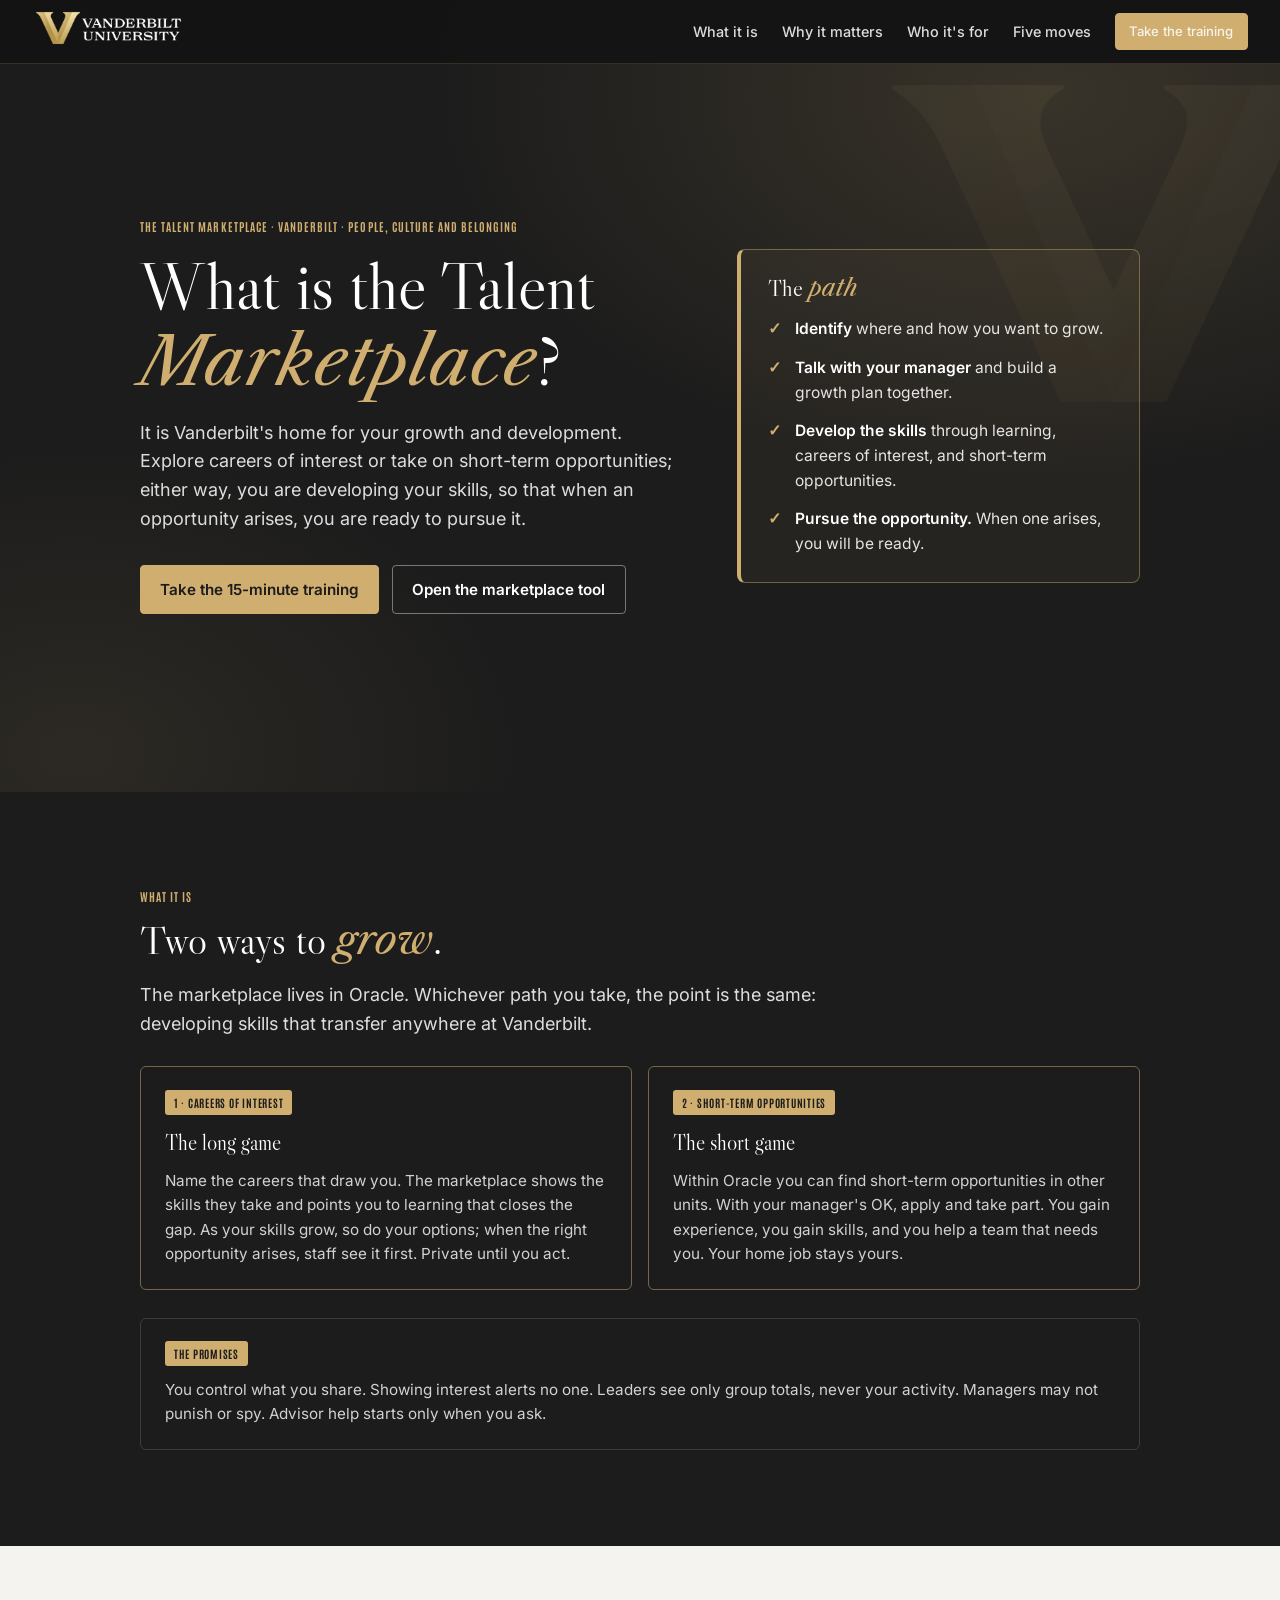
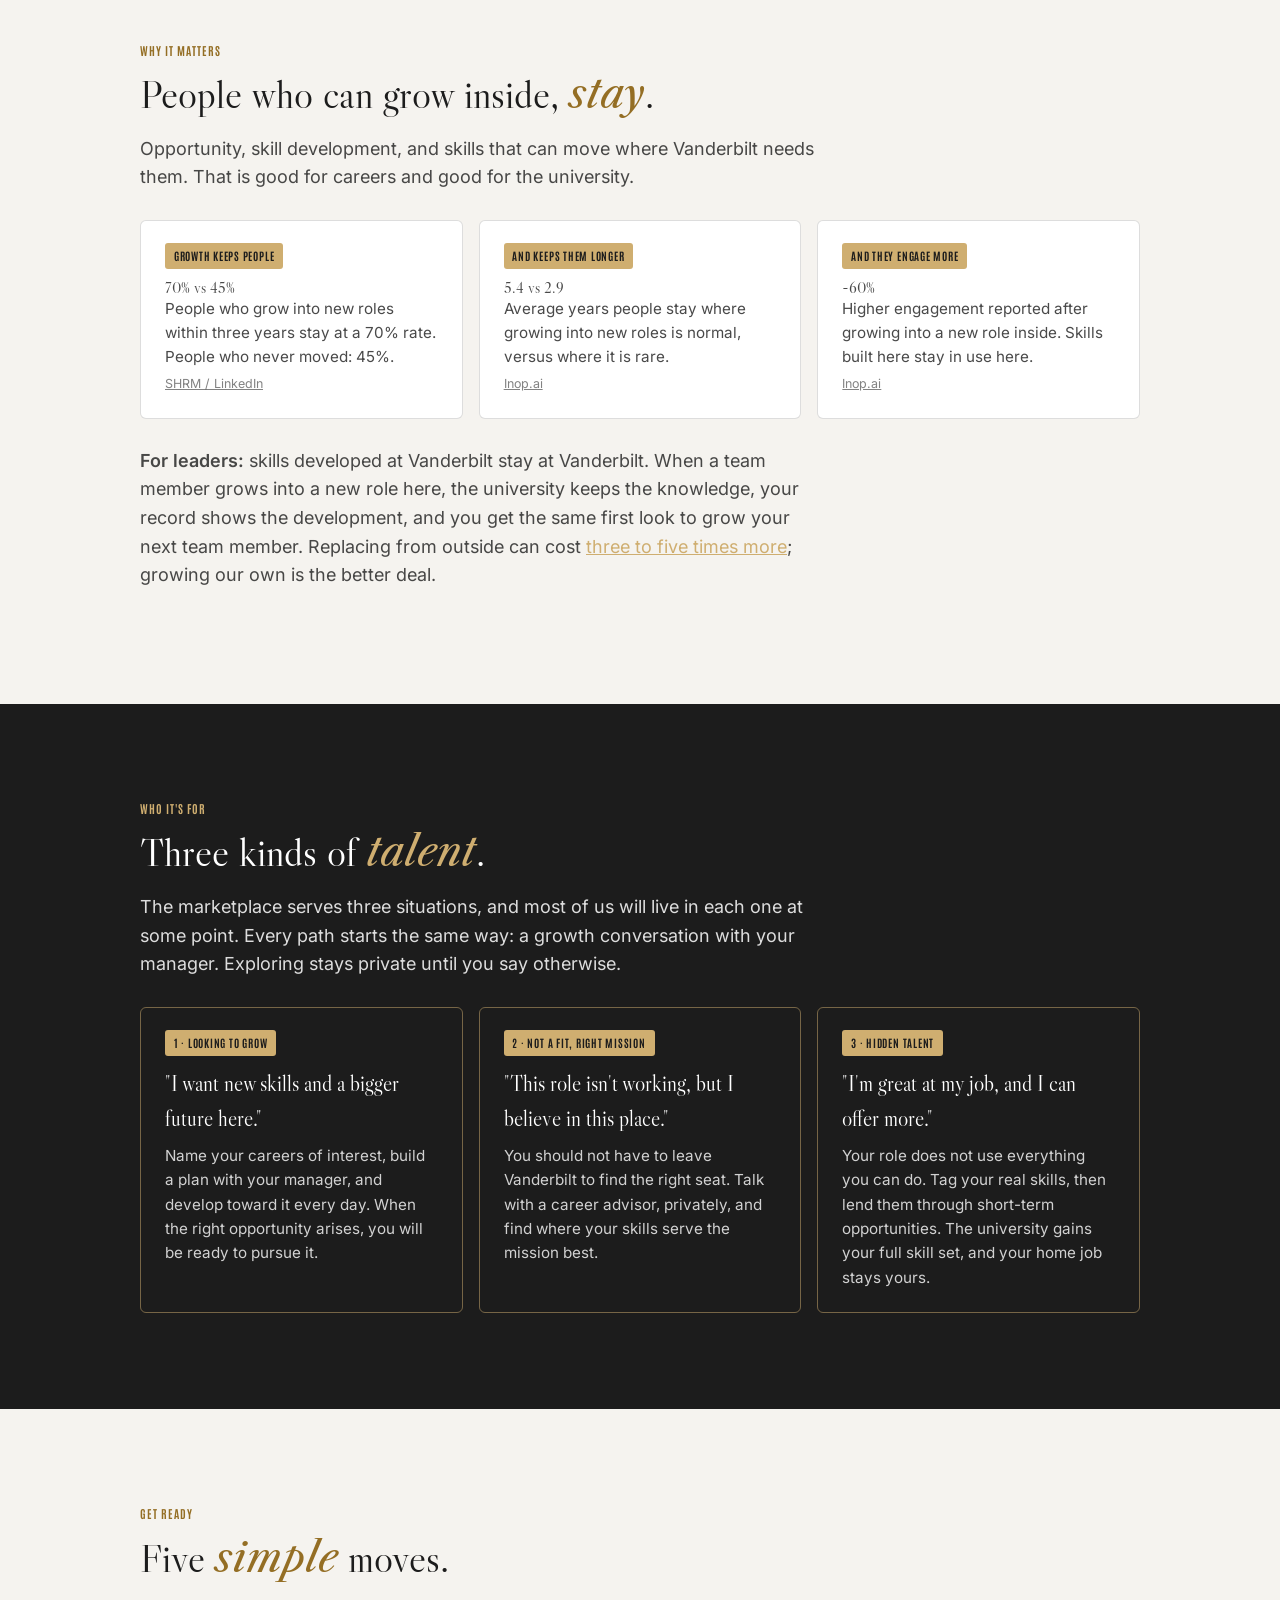
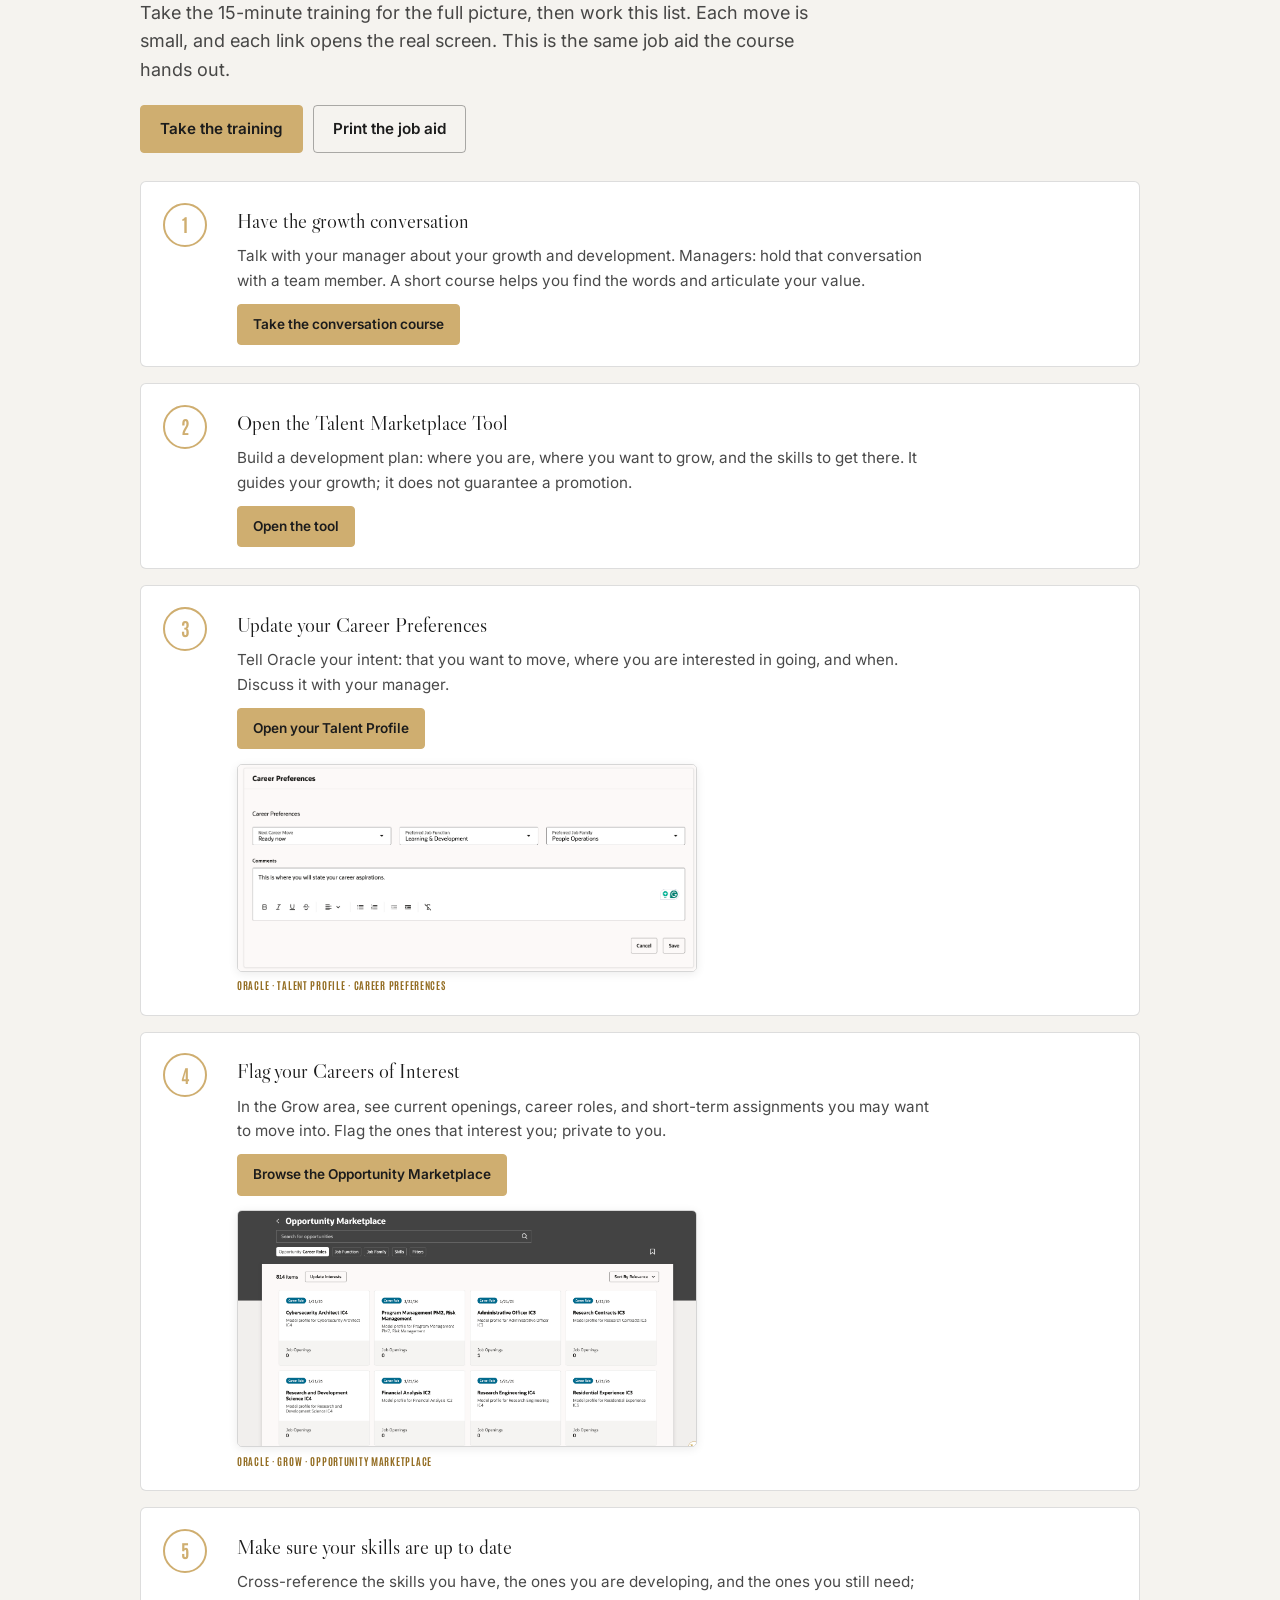
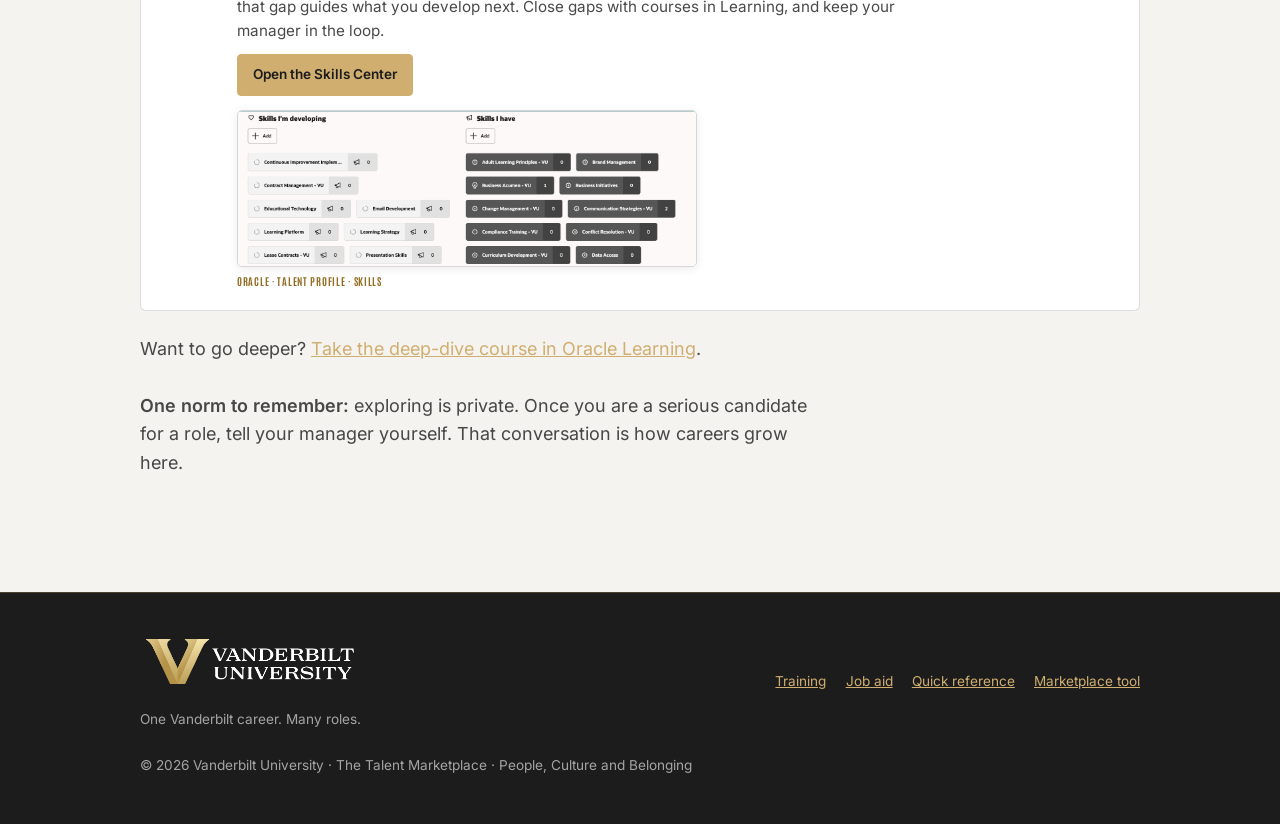
<file: program.html>
<!DOCTYPE html>
<html lang="en">
<head>
<meta charset="UTF-8">
<meta name="viewport" content="width=device-width, initial-scale=1">
<title>The Talent Marketplace | Vanderbilt</title>
<meta name="description" content="The Talent Marketplace is about opportunities, skill development, and internal transferability: grow your skills at Vanderbilt and take them anywhere the university needs them.">
<link rel="canonical" href="https://me5231979.github.io/TransferPortal-/program.html">
<meta property="og:type" content="website">
<meta property="og:title" content="The Talent Marketplace | Vanderbilt">
<meta property="og:description" content="Opportunity, growth, and development at Vanderbilt: see where you are, name where you want to go, and build the skills to get there.">
<meta property="og:url" content="https://me5231979.github.io/TransferPortal-/program.html">
<link rel="icon" href="assets/img/favicon.svg" type="image/svg+xml">
<link rel="alternate icon" href="assets/img/favicon-96.png">
<link rel="preload" href="assets/fonts/libre-caslon-display-latin-400-normal.woff2" as="font" type="font/woff2" crossorigin>
<link rel="preload" href="assets/fonts/inter-latin-400-normal.woff2" as="font" type="font/woff2" crossorigin>
<style>
  @font-face { font-family: 'Libre Caslon Display'; font-style: normal; font-weight: 400;
    src: url('assets/fonts/libre-caslon-display-latin-400-normal.woff2') format('woff2'); }
  @font-face { font-family: 'Libre Caslon Text'; font-style: italic; font-weight: 400;
    src: url('assets/fonts/libre-caslon-text-latin-400-italic.woff2') format('woff2'); }
  @font-face { font-family: 'Inter'; font-style: normal; font-weight: 400;
    src: url('assets/fonts/inter-latin-400-normal.woff2') format('woff2'); }
  @font-face { font-family: 'Inter'; font-style: normal; font-weight: 500;
    src: url('assets/fonts/inter-latin-500-normal.woff2') format('woff2'); }
  @font-face { font-family: 'Inter'; font-style: normal; font-weight: 600;
    src: url('assets/fonts/inter-latin-600-normal.woff2') format('woff2'); }
  @font-face { font-family: 'Antonio'; font-style: normal; font-weight: 700;
    src: url('assets/fonts/antonio-latin-700-normal.woff2') format('woff2'); }

  :root {
    --vu-black: #1C1C1C; --vu-white: #FFFFFF; --vu-gold-flat: #CFAE70;
    --vu-oak: #946E24; --vu-cream: #F5F3EF;
    --serif: 'Libre Caslon Display', 'Times New Roman', serif;
    --serif-i: 'Libre Caslon Text', 'Times New Roman', serif;
    --body: 'Inter', Arial, sans-serif;
    --cond: 'Antonio', Impact, sans-serif;
    --nav-h: 64px;
  }
  * { box-sizing: border-box; }
  html { scroll-behavior: smooth; scroll-padding-top: calc(var(--nav-h) + 12px); }
  body { margin: 0; background: var(--vu-black); color: var(--vu-white);
    font-family: var(--body); font-size: 16px; line-height: 1.6; }
  img { max-width: 100%; }
  a { color: var(--vu-gold-flat); }
  .wrap { max-width: 1080px; margin: 0 auto; padding: 0 clamp(20px, 4vw, 40px); }
  .eyebrow { font-family: var(--cond); font-weight: 700; text-transform: uppercase;
    letter-spacing: .09em; font-size: .72rem; color: var(--vu-gold-flat); margin: 0 0 .75rem; }
  h1, h2 { font-family: var(--serif); font-weight: 400; line-height: 1.12; margin: 0; }
  h1 { font-size: clamp(2.4rem, 6vw, 4.2rem); }
  h2 { font-size: clamp(1.7rem, 3.6vw, 2.5rem); margin-bottom: 1rem; }
  h1 em, h2 em { font-family: var(--serif-i); font-style: italic; color: var(--vu-gold-flat); }
  .lead { font-size: clamp(1rem, 1.4vw, 1.15rem); color: rgba(255,255,255,.85); max-width: 62ch; }
  section { padding: clamp(56px, 8vw, 96px) 0; }

  /* nav */
  .nav { position: fixed; inset: 0 0 auto 0; height: var(--nav-h); z-index: 50;
    display: flex; align-items: center; justify-content: space-between; gap: 1rem;
    padding: 0 clamp(16px, 3vw, 32px);
    background: rgba(20,20,20,.97); border-bottom: 1px solid rgba(207,174,112,.18); }
  .nav img { height: 40px; width: auto; }
  .nav nav { display: flex; align-items: center; gap: clamp(.6rem, 2vw, 1.5rem); flex-wrap: wrap; }
  .nav a { color: rgba(255,255,255,.85); text-decoration: none; font-size: .9rem; font-weight: 500; }
  .nav a:hover { color: var(--vu-gold-flat); }
  .btn { display: inline-block; font-family: var(--body); font-weight: 600; font-size: .95rem;
    color: var(--vu-black); background: var(--vu-gold-flat); border: 1px solid var(--vu-gold-flat);
    border-radius: 4px; padding: .7rem 1.2rem; text-decoration: none; transition: all .2s ease; }
  .btn:hover { background: transparent; color: var(--vu-gold-flat); }
  .btn--ghost { background: transparent; color: var(--vu-white); border-color: rgba(255,255,255,.4); }
  .btn--ghost:hover { border-color: var(--vu-gold-flat); color: var(--vu-gold-flat); }
  .nav .btn { padding: .45rem .85rem; font-size: .82rem; }
  @media (max-width: 760px) { .nav nav a:not(.btn) { display: none; } }

  /* hero */
  .hero { position: relative; min-height: 88vh; display: grid; align-items: center;
    padding: calc(var(--nav-h) + 48px) 0 72px; overflow: hidden;
    background:
      radial-gradient(1000px 620px at 82% 12%, rgba(207,174,112,.16), transparent 62%),
      radial-gradient(760px 520px at 6% 95%, rgba(207,174,112,.09), transparent 60%),
      var(--vu-black); }
  .hero .mark { position: absolute; right: -6%; top: 8%; width: clamp(320px, 38vw, 560px);
    opacity: .05; pointer-events: none; user-select: none; }
  .hero .wrap { position: relative; display: grid; gap: clamp(2rem, 4vw, 3.5rem);
    grid-template-columns: 1.15fr .85fr; align-items: center; }
  @media (max-width: 880px) { .hero .wrap { grid-template-columns: 1fr; } }
  .hero .cta { display: flex; gap: .8rem; flex-wrap: wrap; margin-top: 2rem; }
  .means { border: 1px solid rgba(207,174,112,.45); border-left: 4px solid var(--vu-gold-flat);
    border-radius: 8px; padding: 1.6rem 1.7rem; background: rgba(207,174,112,.06); }
  .means h2 { font-size: 1.45rem; margin-bottom: 1rem; }
  .means ul { list-style: none; margin: 0; padding: 0; display: grid; gap: .85rem; }
  .means li { position: relative; padding-left: 1.7rem; color: rgba(255,255,255,.88); font-size: .97rem; }
  .means li::before { content: "\2713"; position: absolute; left: 0; top: 0;
    color: var(--vu-gold-flat); font-weight: 700; }
  .means li b { color: var(--vu-white); }

  /* cards */
  .cards { display: grid; gap: 1rem; grid-template-columns: repeat(auto-fit, minmax(270px, 1fr)); margin-top: 1.75rem; }
  .card { border: 1px solid rgba(255,255,255,.14); border-radius: 6px; padding: 1.4rem 1.5rem; }
  .card--gold { border-color: rgba(207,174,112,.5); }
  .tag { display: inline-block; font-family: var(--cond); font-weight: 700; text-transform: uppercase;
    letter-spacing: .07em; font-size: .68rem; color: var(--vu-black); background: var(--vu-gold-flat);
    padding: .25rem .55rem; border-radius: 3px; margin-bottom: .7rem; }
  .card h3 { font-family: var(--serif); font-weight: 400; font-size: 1.35rem; margin: 0 0 .5rem; }
  .card p { margin: 0; color: rgba(255,255,255,.8); font-size: .95rem; }
  .big { font-family: var(--serif); font-size: clamp(1.9rem, 3vw, 2.5rem); color: var(--vu-gold-flat);
    line-height: 1.1; margin: .2rem 0 .4rem; }
  .card small a { color: rgba(255,255,255,.55); }
  .card small { color: rgba(255,255,255,.55); font-size: .78rem; }

  /* light band */
  .band-light { background: var(--vu-cream); color: var(--vu-black); }
  .band-light .lead, .band-light .card p { color: rgba(28,28,28,.8); }
  .band-light .card { border-color: rgba(28,28,28,.15); background: #fff; }
  .band-light .eyebrow { color: var(--vu-oak); }
  .band-light h2 em { color: var(--vu-oak); }
  .band-light .big { color: var(--vu-oak); }
  .band-light .card small, .band-light .card small a { color: rgba(28,28,28,.55); }
  .band-light .step p { color: rgba(28,28,28,.8); }

  /* prepare steps */
  .steps { counter-reset: step; display: grid; gap: 1rem; margin-top: 1.75rem; }
  .step { display: grid; grid-template-columns: 56px 1fr; gap: 1.1rem; align-items: start;
    border: 1px solid rgba(255,255,255,.14); border-radius: 6px; padding: 1.3rem 1.4rem; }
  .step .num { counter-increment: step; width: 44px; height: 44px; border-radius: 50%;
    border: 2px solid var(--vu-gold-flat); color: var(--vu-gold-flat);
    font-family: var(--cond); font-weight: 700; font-size: 1.15rem;
    display: grid; place-items: center; }
  .step .num::before { content: counter(step); }
  .step h3 { font-family: var(--serif); font-weight: 400; font-size: 1.3rem; margin: .1rem 0 .4rem; }
  .step p { margin: 0 0 .7rem; color: rgba(255,255,255,.8); font-size: .95rem; max-width: 70ch; }
  .step .links { display: flex; gap: .6rem; flex-wrap: wrap; }
  .step .btn { font-size: .85rem; padding: .55rem .95rem; }

  .shot { margin: .9rem 0 0; }
  .shot img { width: 100%; max-width: 460px; border: 1px solid rgba(28,28,28,.18); border-radius: 5px;
    display: block; box-shadow: 0 2px 10px rgba(0,0,0,.08); }
  .shot figcaption { font-family: var(--cond); font-weight: 700; text-transform: uppercase;
    letter-spacing: .07em; font-size: .64rem; color: var(--vu-oak); margin-top: .35rem; }
  footer { border-top: 1px solid rgba(207,174,112,.25); padding: 2.5rem 0 3rem;
    font-size: .85rem; color: rgba(255,255,255,.6); }
  footer .wrap { display: flex; justify-content: space-between; gap: 1.5rem; flex-wrap: wrap; align-items: center; }
  footer img { width: 220px; }
  footer nav { display: flex; gap: 1.2rem; flex-wrap: wrap; }
  @media (prefers-reduced-motion: reduce) {
    html { scroll-behavior: auto; }
    .hero video { display: none; }
  }
</style>
</head>
<body>

<header class="nav">
  <a href="#top" aria-label="Vanderbilt University, top of page"><img src="assets/img/vu-lockup-white.png" alt="Vanderbilt University"></a>
  <nav aria-label="Page sections">
    <a href="#what">What it is</a>
    <a href="#why">Why it matters</a>
    <a href="#who">Who it's for</a>
    <a href="#ready">Five moves</a>
    <a class="btn" href="web/">Take the training</a>
  </nav>
</header>

<main id="top">

  <!-- HERO -->
  <section class="hero" id="s-hero">
    <img class="mark" src="assets/img/vu-v-icon.png" alt="" aria-hidden="true">
    <div class="wrap">
      <div>
        <p class="eyebrow">The Talent Marketplace · Vanderbilt · People, Culture and Belonging</p>
        <h1>What is the Talent <em>Marketplace</em>?</h1>
        <p class="lead" style="margin-top:1.25rem">It is Vanderbilt's home for your growth and development. Explore careers of interest or take on short-term opportunities; either way, you are developing your skills, so that when an opportunity arises, you are ready to pursue it.</p>
        <div class="cta">
          <a class="btn" href="web/">Take the 15-minute training</a>
          <a class="btn btn--ghost" href="https://vanderbilttalentcompass.vercel.app/">Open the marketplace tool</a>
        </div>
      </div>
      <aside class="means" aria-label="What it means for you">
        <h2>The <em>path</em></h2>
        <ul>
          <li><b>Identify</b> where and how you want to grow.</li>
          <li><b>Talk with your manager</b> and build a growth plan together.</li>
          <li><b>Develop the skills</b> through learning, careers of interest, and short-term opportunities.</li>
          <li><b>Pursue the opportunity.</b> When one arises, you will be ready.</li>
        </ul>
      </aside>
    </div>
  </section>

  <!-- WHAT -->
  <section id="what">
    <div class="wrap">
      <p class="eyebrow">What it is</p>
      <h2>Two ways to <em>grow</em>.</h2>
      <p class="lead">The marketplace lives in Oracle. Whichever path you take, the point is the same: developing skills that transfer anywhere at Vanderbilt.</p>
      <div class="cards">
        <div class="card card--gold">
          <span class="tag">1 · Careers of interest</span>
          <h3>The long game</h3>
          <p>Name the careers that draw you. The marketplace shows the skills they take and points you to learning that closes the gap. As your skills grow, so do your options; when the right opportunity arises, staff see it first. Private until you act.</p>
        </div>
        <div class="card card--gold">
          <span class="tag">2 · Short-term opportunities</span>
          <h3>The short game</h3>
          <p>Within Oracle you can find short-term opportunities in other units. With your manager's OK, apply and take part. You gain experience, you gain skills, and you help a team that needs you. Your home job stays yours.</p>
        </div>
      </div>
      <div class="cards" style="grid-template-columns:1fr">
        <div class="card">
          <span class="tag">The promises</span>
          <p>You control what you share. Showing interest alerts no one. Leaders see only group totals, never your activity. Managers may not punish or spy. Advisor help starts only when you ask.</p>
        </div>
      </div>
    </div>
  </section>

  <!-- WHY -->
  <section class="band-light" id="why">
    <div class="wrap">
      <p class="eyebrow">Why it matters</p>
      <h2>People who can grow inside, <em>stay</em>.</h2>
      <p class="lead">Opportunity, skill development, and skills that can move where Vanderbilt needs them. That is good for careers and good for the university.</p>
      <div class="cards">
        <div class="card">
          <span class="tag">Growth keeps people</span>
          <p class="big">70% vs 45%</p>
          <p>People who grow into new roles within three years stay at a 70% rate. People who never moved: 45%.</p>
          <small><a href="https://www.shrm.org/topics-tools/news/talent-acquisition/study-internal-mobility-boosts-retention" target="_blank" rel="noopener">SHRM / LinkedIn</a></small>
        </div>
        <div class="card">
          <span class="tag">And keeps them longer</span>
          <p class="big">5.4 vs 2.9</p>
          <p>Average years people stay where growing into new roles is normal, versus where it is rare.</p>
          <small><a href="https://inop.ai/the-link-between-internal-mobility-and-employee-retention/" target="_blank" rel="noopener">Inop.ai</a></small>
        </div>
        <div class="card">
          <span class="tag">And they engage more</span>
          <p class="big">~60%</p>
          <p>Higher engagement reported after growing into a new role inside. Skills built here stay in use here.</p>
          <small><a href="https://inop.ai/the-link-between-internal-mobility-and-employee-retention/" target="_blank" rel="noopener">Inop.ai</a></small>
        </div>
      </div>
      <p class="lead" style="margin-top:1.75rem"><b>For leaders:</b> skills developed at Vanderbilt stay at Vanderbilt. When a team member grows into a new role here, the university keeps the knowledge, your record shows the development, and you get the same first look to grow your next team member. Replacing from outside can cost <a href="https://joshbersin.com/internal-hiring-factbook/" target="_blank" rel="noopener">three to five times more</a>; growing our own is the better deal.</p>
    </div>
  </section>

  <!-- WHO -->
  <section id="who">
    <div class="wrap">
      <p class="eyebrow">Who it's for</p>
      <h2>Three kinds of <em>talent</em>.</h2>
      <p class="lead">The marketplace serves three situations, and most of us will live in each one at some point. Every path starts the same way: a growth conversation with your manager. Exploring stays private until you say otherwise.</p>
      <div class="cards">
        <div class="card card--gold">
          <span class="tag">1 · Looking to grow</span>
          <h3>"I want new skills and a bigger future here."</h3>
          <p>Name your careers of interest, build a plan with your manager, and develop toward it every day. When the right opportunity arises, you will be ready to pursue it.</p>
        </div>
        <div class="card card--gold">
          <span class="tag">2 · Not a fit, right mission</span>
          <h3>"This role isn't working, but I believe in this place."</h3>
          <p>You should not have to leave Vanderbilt to find the right seat. Talk with a career advisor, privately, and find where your skills serve the mission best.</p>
        </div>
        <div class="card card--gold">
          <span class="tag">3 · Hidden talent</span>
          <h3>"I'm great at my job, and I can offer more."</h3>
          <p>Your role does not use everything you can do. Tag your real skills, then lend them through short-term opportunities. The university gains your full skill set, and your home job stays yours.</p>
        </div>
      </div>
    </div>
  </section>

  <!-- READY -->
  <section class="band-light" id="ready">
    <div class="wrap">
      <p class="eyebrow">Get ready</p>
      <h2>Five <em>simple</em> moves.</h2>
      <p class="lead">Take the 15-minute training for the full picture, then work this list. Each move is small, and each link opens the real screen. This is the same job aid the course hands out.</p>
      <p style="margin:1.25rem 0 0;display:flex;gap:.6rem;flex-wrap:wrap">
        <a class="btn" href="web/">Take the training</a>
        <a class="btn btn--ghost" style="color:#1C1C1C;border-color:rgba(28,28,28,.35)" href="jobaid.html">Print the job aid</a>
      </p>
      <div class="steps">
        <div class="step" style="border-color:rgba(28,28,28,.15);background:#fff">
          <span class="num" aria-hidden="true"></span>
          <div>
            <h3>Have the growth conversation</h3>
            <p>Talk with your manager about your growth and development. Managers: hold that conversation with a team member. A short course helps you find the words and articulate your value.</p>
            <div class="links"><a class="btn" href="https://ecsr.fa.us2.oraclecloud.com/fscmUI/redwood/learner/learn/redirect?learningItemId=300002899780041&learningItemType=ORA_COURSE">Take the conversation course</a></div>
          </div>
        </div>
        <div class="step" style="border-color:rgba(28,28,28,.15);background:#fff">
          <span class="num" aria-hidden="true"></span>
          <div>
            <h3>Open the Talent Marketplace Tool</h3>
            <p>Build a development plan: where you are, where you want to grow, and the skills to get there. It guides your growth; it does not guarantee a promotion.</p>
            <div class="links"><a class="btn" href="https://vanderbilttalentcompass.vercel.app/">Open the tool</a></div>
          </div>
        </div>
        <div class="step" style="border-color:rgba(28,28,28,.15);background:#fff">
          <span class="num" aria-hidden="true"></span>
          <div>
            <h3>Update your Career Preferences</h3>
            <p>Tell Oracle your intent: that you want to move, where you are interested in going, and when. Discuss it with your manager.</p>
            <div class="links"><a class="btn" href="https://ecsr.fa.us2.oraclecloud.com/fscmUI/faces/deeplink?objType=NFX_VIEW_MY_SKILLS_AND_QUAL_VB&action=NONE">Open your Talent Profile</a></div>
            <figure class="shot"><img src="assets/img/oracle-career-preferences.png" alt="Oracle Career Preferences screen with Next Career Move, Preferred Job Function, Preferred Job Family, and a comments box" loading="lazy" onerror="this.closest('figure').hidden=true"><figcaption>Oracle · Talent Profile · Career Preferences</figcaption></figure>
          </div>
        </div>
        <div class="step" style="border-color:rgba(28,28,28,.15);background:#fff">
          <span class="num" aria-hidden="true"></span>
          <div>
            <h3>Flag your Careers of Interest</h3>
            <p>In the Grow area, see current openings, career roles, and short-term assignments you may want to move into. Flag the ones that interest you; private to you.</p>
            <div class="links"><a class="btn" href="https://ecsr.fa.us2.oraclecloud.com/fscmUI/redwood/internalmobility/opportunitymarketplace/search">Browse the Opportunity Marketplace</a></div>
            <figure class="shot"><img src="assets/img/oracle-marketplace.png" alt="Oracle Opportunity Marketplace showing career role cards and an Update Interests button" loading="lazy" onerror="this.closest('figure').hidden=true"><figcaption>Oracle · Grow · Opportunity Marketplace</figcaption></figure>
          </div>
        </div>        <div class="step" style="border-color:rgba(28,28,28,.15);background:#fff">
          <span class="num" aria-hidden="true"></span>
          <div>
            <h3>Make sure your skills are up to date</h3>
            <p>Cross-reference the skills you have, the ones you are developing, and the ones you still need; that gap guides what you develop next. Close gaps with courses in Learning, and keep your manager in the loop.</p>
            <div class="links"><a class="btn" href="https://ecsr.fa.us2.oraclecloud.com/fscmUI/redwood/profiles/skills/skillscenter?navigateBack=true">Open the Skills Center</a></div>
            <figure class="shot"><img src="assets/img/oracle-skills.png" alt="Oracle skills screen showing Skills I'm developing and Skills I have with endorsement counts" loading="lazy" onerror="this.closest('figure').hidden=true"><figcaption>Oracle · Talent Profile · Skills</figcaption></figure>
          </div>
        </div>

      </div>
      <p class="lead" style="margin-top:1.5rem">Want to go deeper? <a href="https://ecsr.fa.us2.oraclecloud.com/fscmUI/redwood/learner/learn/redirect?learningItemId=300003063355987&learningItemType=ORA_CLASS">Take the deep-dive course in Oracle Learning</a>.</p>
      <p class="lead" style="margin-top:1.75rem"><b>One norm to remember:</b> exploring is private. Once you are a serious candidate for a role, tell your manager yourself. That conversation is how careers grow here.</p>
    </div>
  </section>

</main>

<footer>
  <div class="wrap">
    <div>
      <img src="assets/img/vu-lockup-white.png" alt="Vanderbilt University">
      <p style="margin:.75rem 0 0">One Vanderbilt career. Many roles.</p>
    </div>
    <nav aria-label="Program resources">
      <a href="web/">Training</a>
      <a href="jobaid.html">Job aid</a>
      <a href="cheatsheet.html">Quick reference</a>
      <a href="https://vanderbilttalentcompass.vercel.app/">Marketplace tool</a>
    </nav>
    <span>© <span id="yr">2026</span> Vanderbilt University · The Talent Marketplace · People, Culture and Belonging</span>
  </div>
</footer>

<script>
document.getElementById('yr').textContent = new Date().getFullYear();
</script>
</body>
</html>
</file>
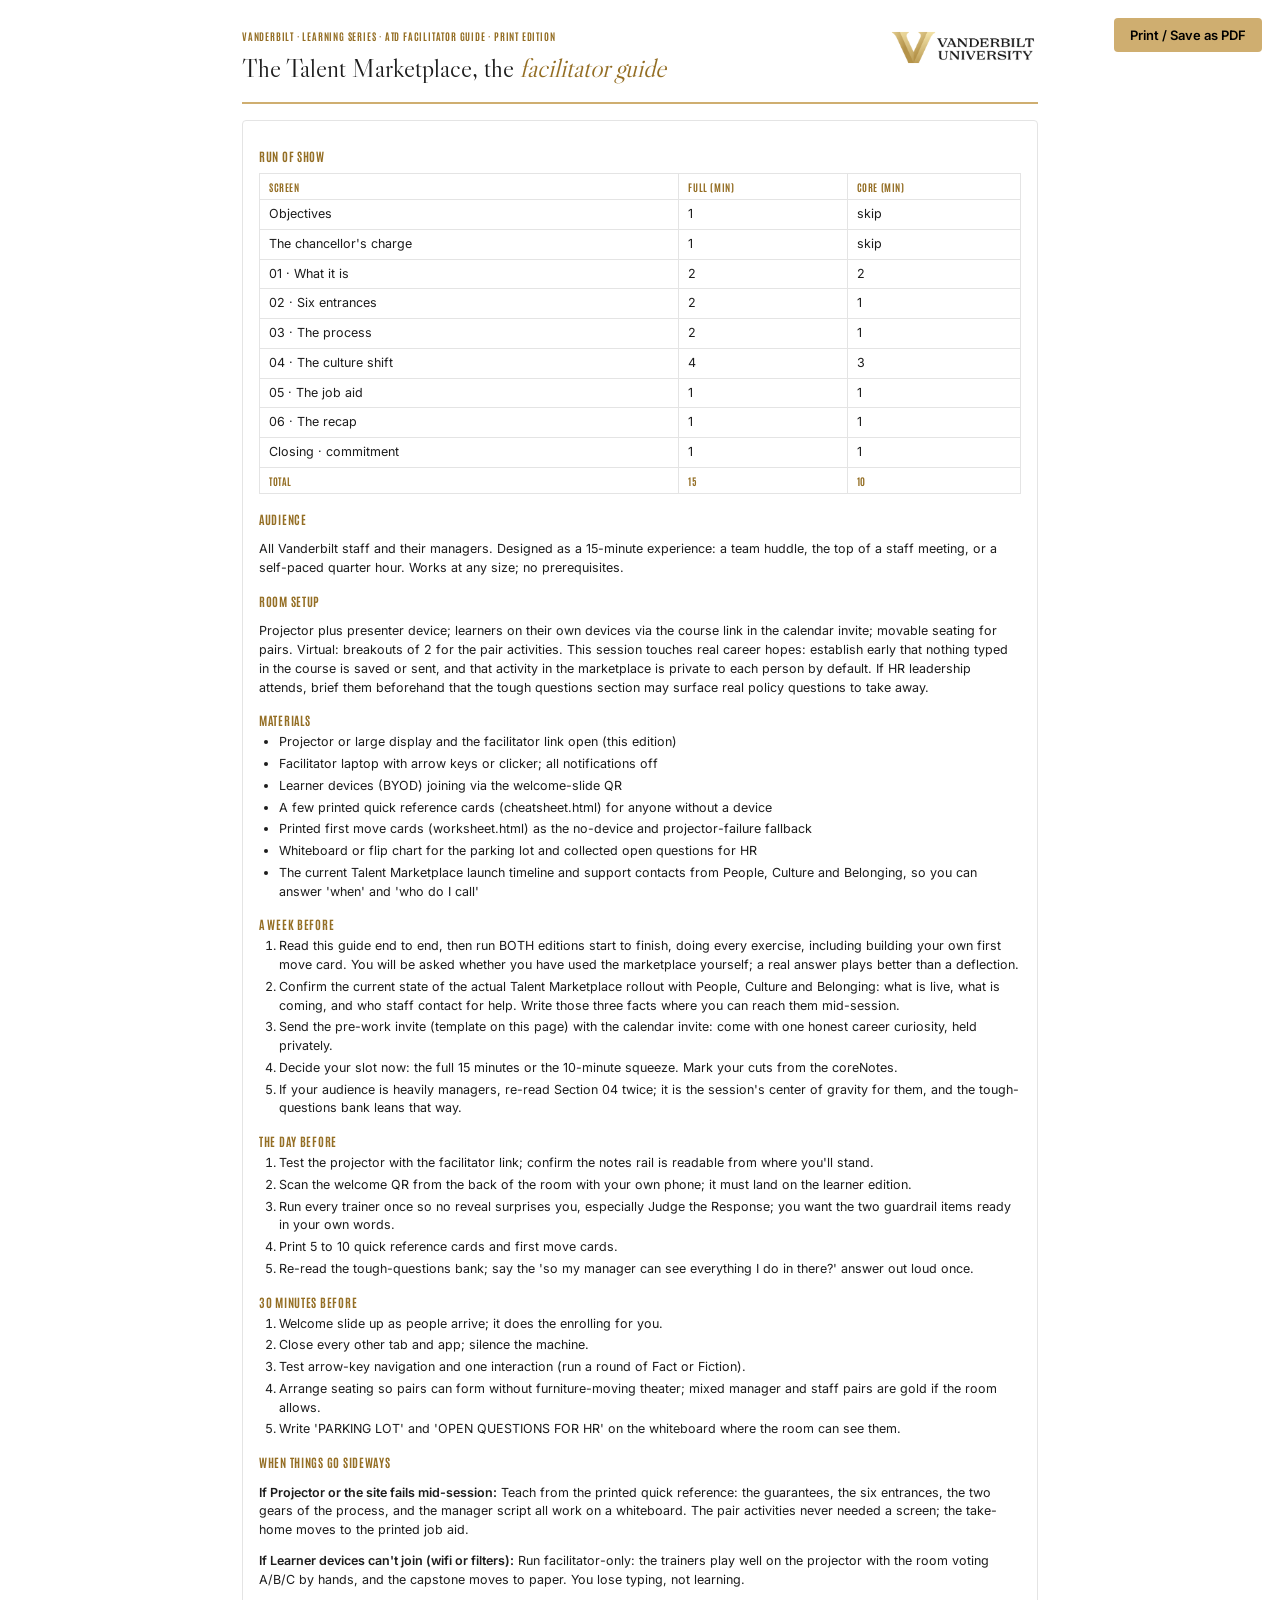
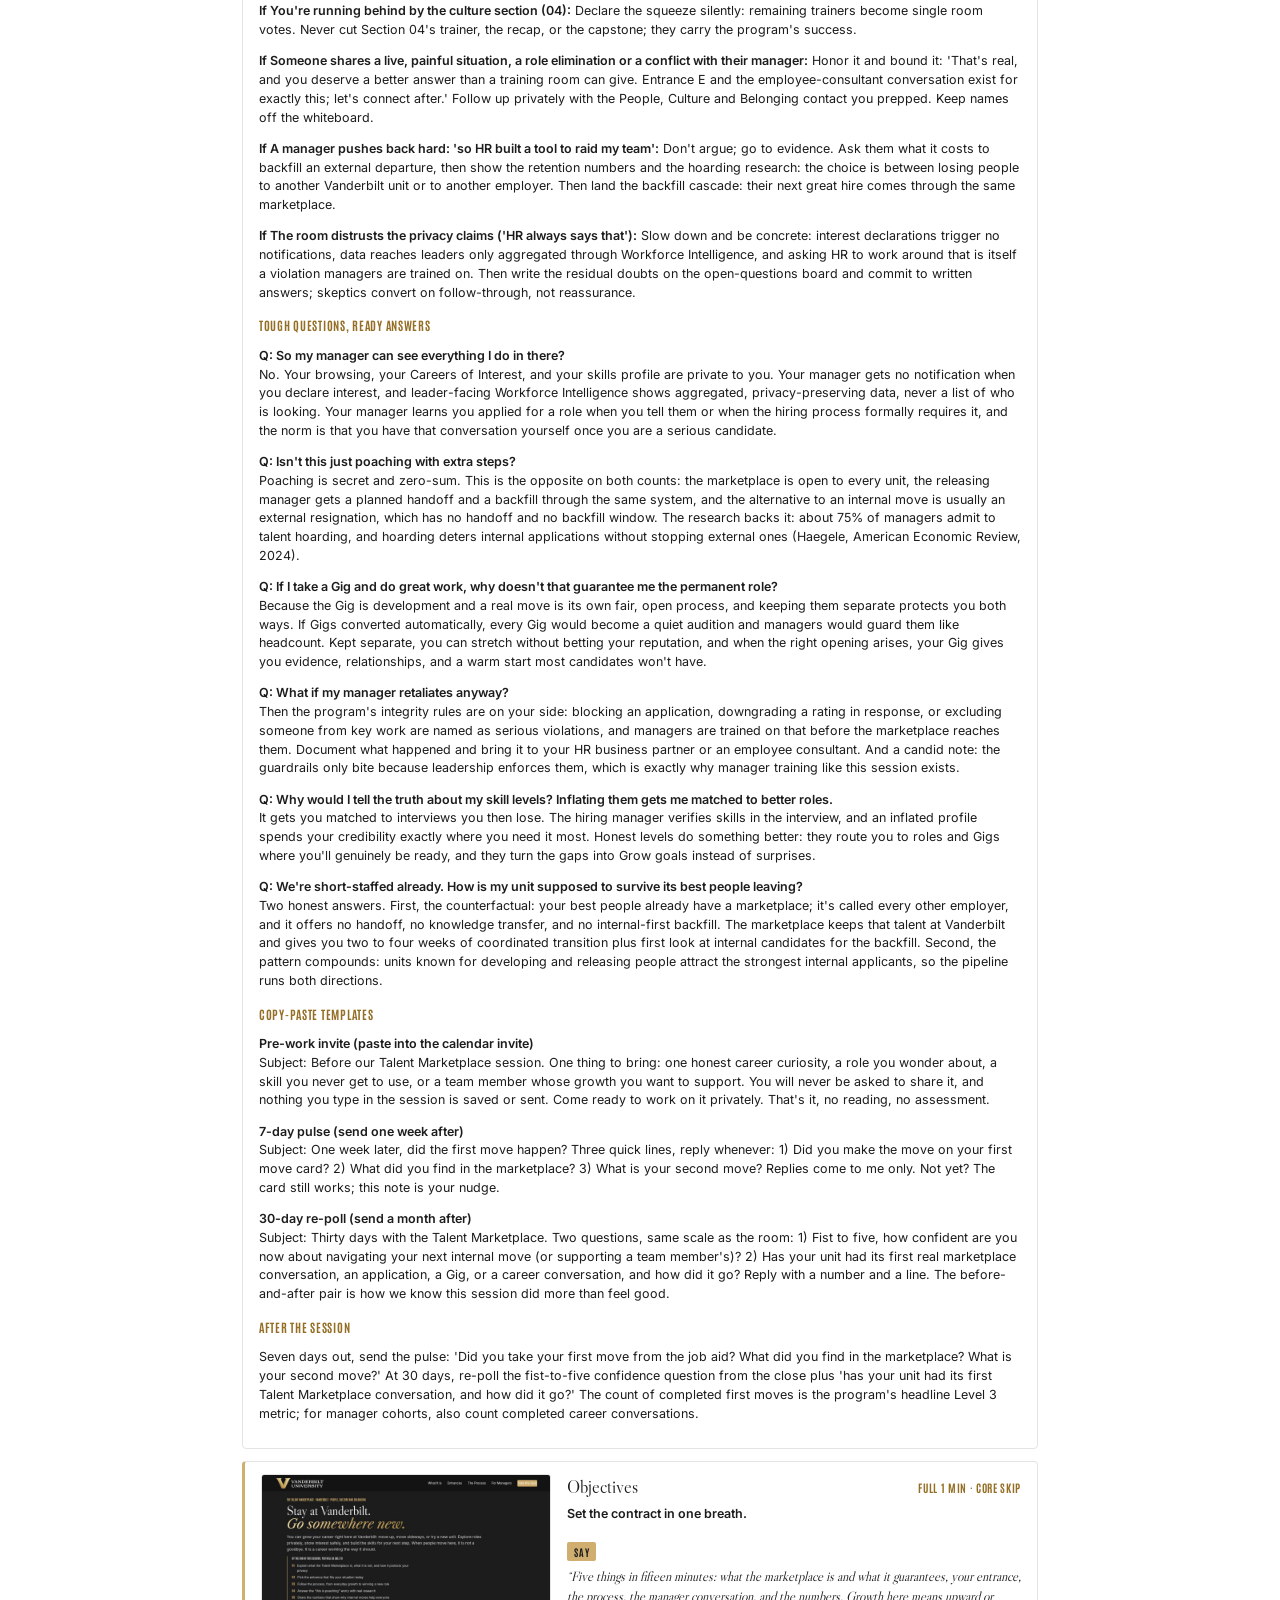
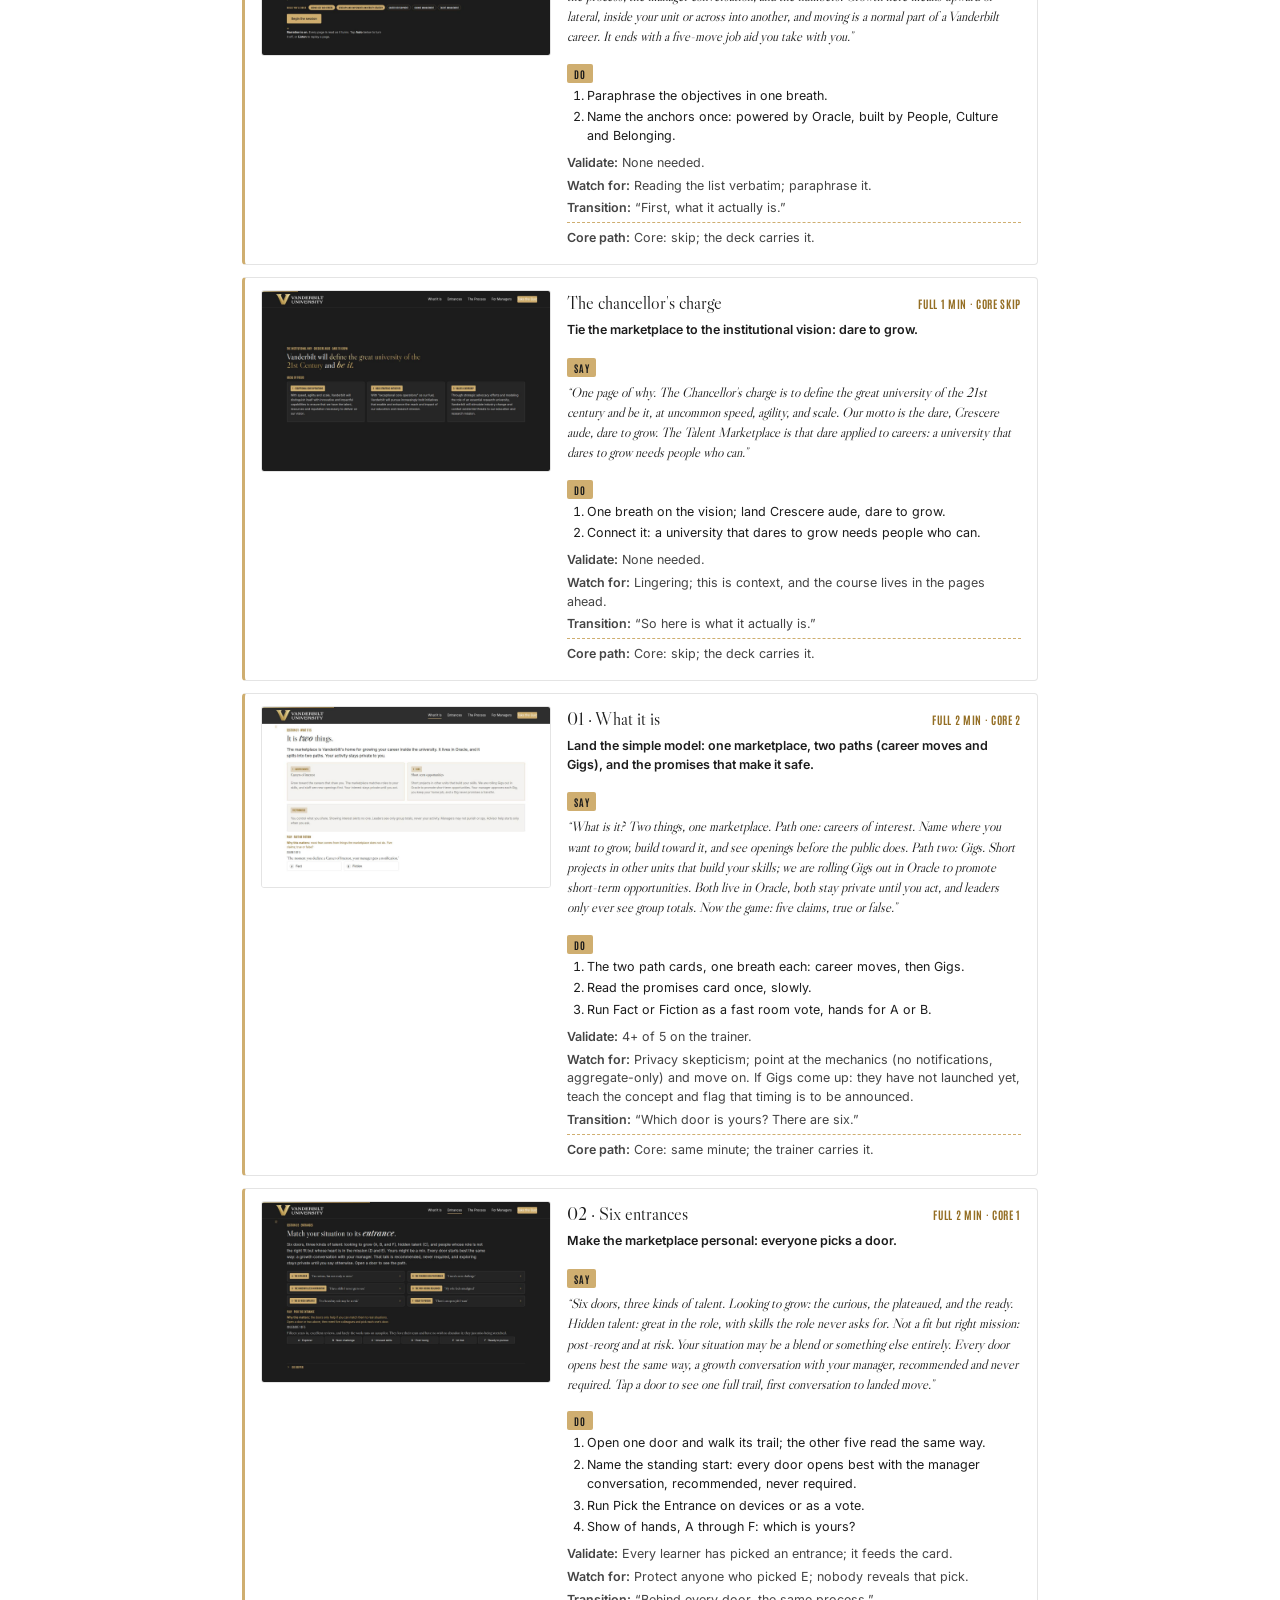
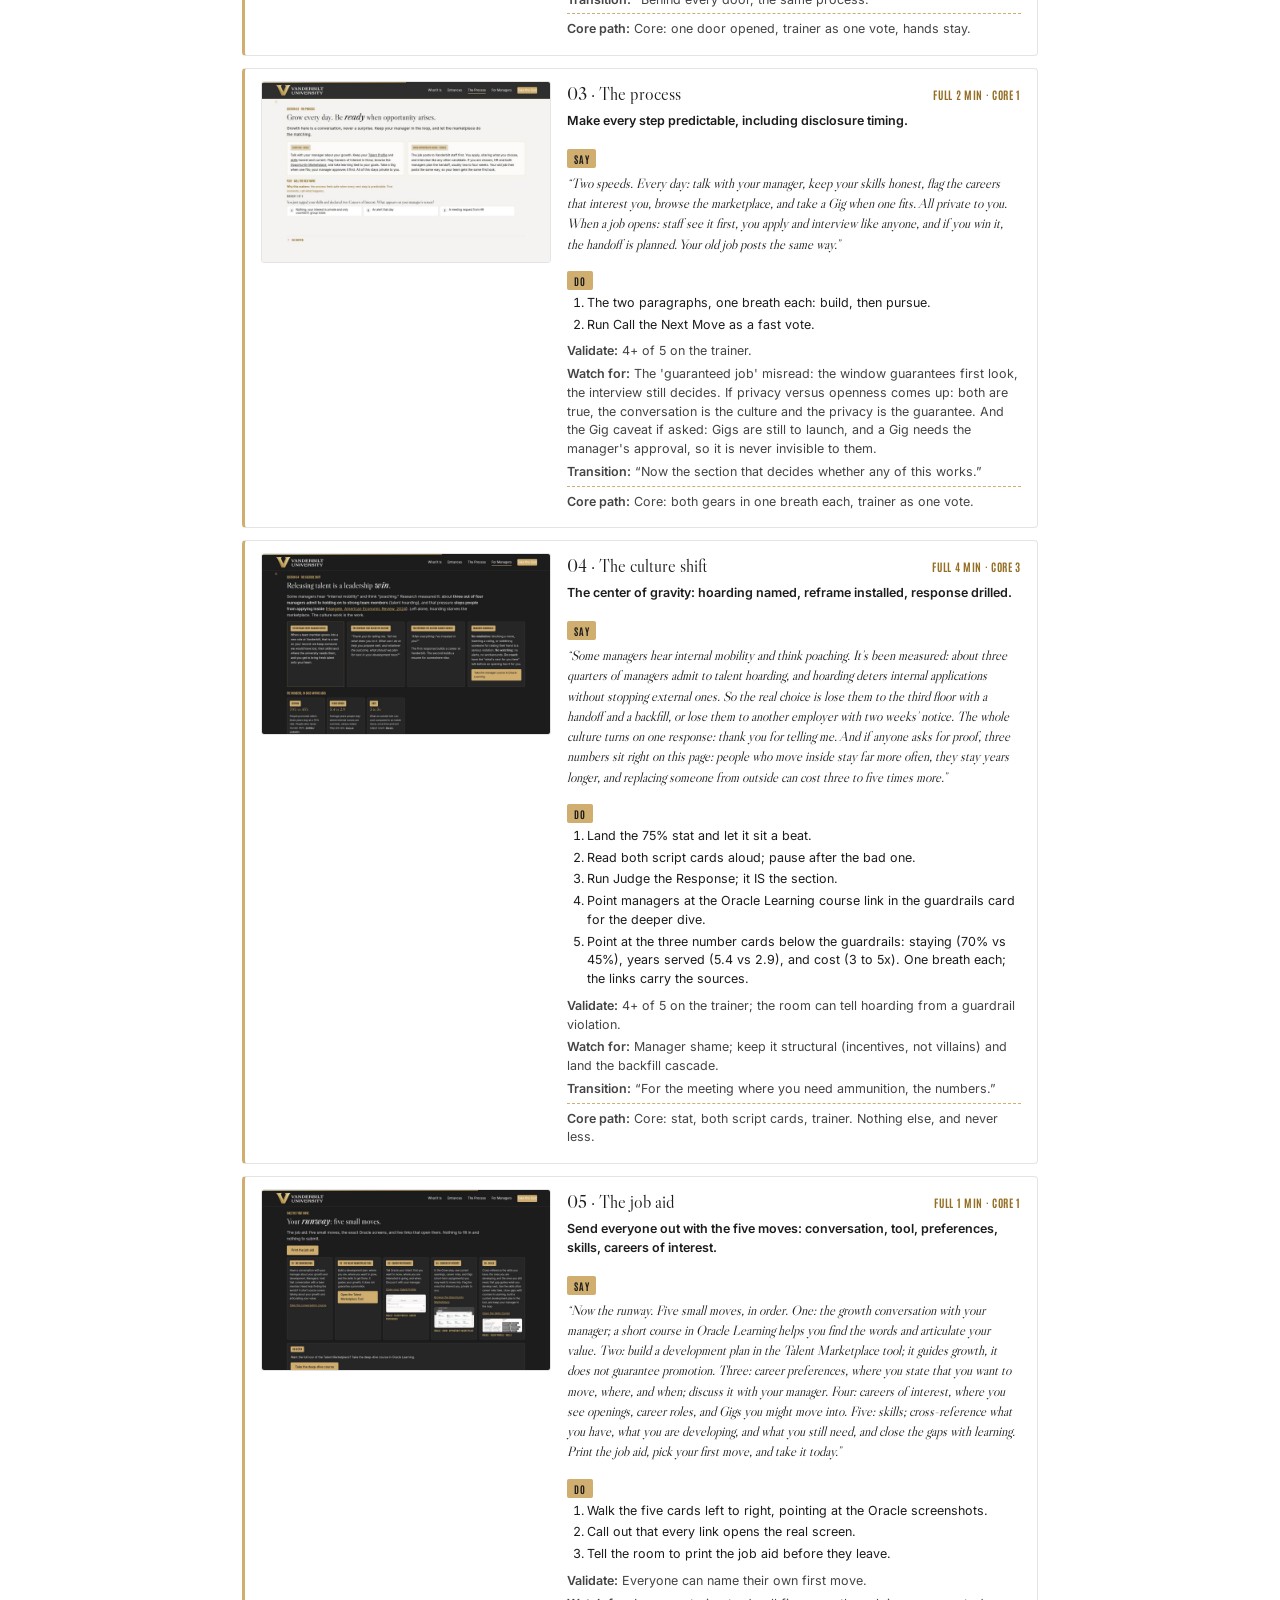
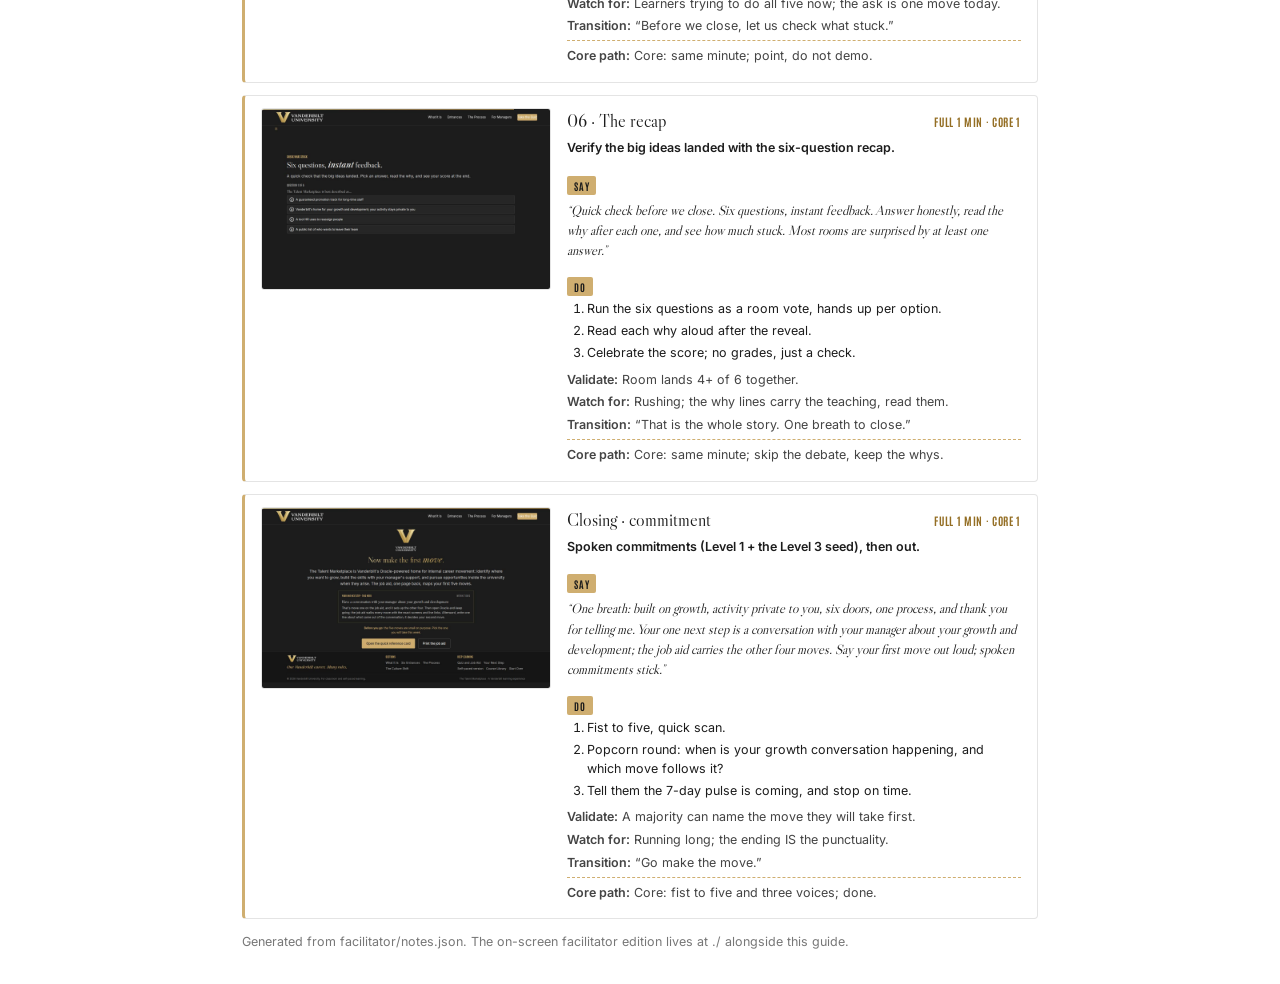
<file: facilitator/guide.html>
<!DOCTYPE html>
<html lang="en">
<head>
<meta charset="UTF-8">
<meta name="viewport" content="width=device-width, initial-scale=1">
<title>Facilitator Guide (printable) · The Talent Marketplace · Vanderbilt Learning Series</title>
<meta name="robots" content="noindex">
<style>
  @font-face { font-family: 'Libre Caslon Display'; font-weight: 400;
    src: url('../assets/fonts/libre-caslon-display-latin-400-normal.woff2') format('woff2'); }
  @font-face { font-family: 'Inter'; font-weight: 400;
    src: url('../assets/fonts/inter-latin-400-normal.woff2') format('woff2'); }
  @font-face { font-family: 'Inter'; font-weight: 600;
    src: url('../assets/fonts/inter-latin-600-normal.woff2') format('woff2'); }
  @font-face { font-family: 'Antonio'; font-weight: 700;
    src: url('../assets/fonts/antonio-latin-700-normal.woff2') format('woff2'); }
  * { box-sizing: border-box; }
  body { margin: 0; font-family: 'Inter', Arial, sans-serif; color: #1C1C1C; background: #fff;
    font-size: 12.5px; line-height: 1.5; }
  .sheet { max-width: 860px; margin: 0 auto; padding: 28px 32px; }
  header { display: flex; align-items: flex-start; justify-content: space-between; gap: 16px;
    border-bottom: 2px solid #CFAE70; padding-bottom: 14px; margin-bottom: 16px; }
  header img { width: 150px; }
  h1 { font-family: 'Libre Caslon Display', serif; font-weight: 400; font-size: 26px; margin: 0; }
  h1 em { font-style: italic; color: #946E24; }
  .eyebrow { font-family: 'Antonio', Impact, sans-serif; font-weight: 700; text-transform: uppercase;
    letter-spacing: .08em; font-size: 10px; color: #946E24; margin: 0 0 6px; }
  h2 { font-family: 'Libre Caslon Display', serif; font-weight: 400; font-size: 18px;
    margin: 0 0 4px; display: flex; justify-content: space-between; align-items: baseline; gap: 12px; }
  h3 { font-family: 'Antonio', Impact, sans-serif; font-weight: 700; text-transform: uppercase;
    letter-spacing: .06em; font-size: 12px; color: #946E24; margin: 14px 0 4px; }
  .mins { font-family: 'Antonio', Impact, sans-serif; font-size: 11px; color: #946E24;
    letter-spacing: .06em; text-transform: uppercase; white-space: nowrap; }
  .sec { border: 1px solid #E4E4E4; border-left: 3px solid #CFAE70; border-radius: 4px;
    padding: 12px 16px; margin-bottom: 12px; break-inside: avoid;
    display: grid; grid-template-columns: 290px 1fr; gap: 16px; align-items: start; }
  .sec.noimg { grid-template-columns: 1fr; }
  .sec.noimg .sec__shot { display: none; }
  .sec__shot { position: sticky; top: 12px; }
  .sec__shot img { width: 100%; border: 1px solid #E4E4E4; border-radius: 3px; display: block; }
  .sec__notes { min-width: 0; }
  @media (max-width: 700px) { .sec { grid-template-columns: 1fr; } .sec__shot { position: static; max-width: 340px; } }
  @media print { .sec { grid-template-columns: 240px 1fr; } .sec__shot { position: static; } }
  .purpose { font-weight: 600; margin: 2px 0 8px; }
  .tagline { font-family: 'Antonio', Impact, sans-serif; font-weight: 700; text-transform: uppercase;
    letter-spacing: .08em; font-size: 10px; margin: 10px 0 2px; color: #1C1C1C;
    background: #CFAE70; display: inline-block; padding: 2px 7px; border-radius: 2px; }
  .tagline.ask { background: #8BA18E; }
  .script { font-family: 'Libre Caslon Display', serif; font-style: italic; font-size: 13.5px;
    margin: 4px 0 6px; }
  .mini { margin: 4px 0; color: #444; }
  .mini.core { border-top: 1px dashed #CFAE70; padding-top: 6px; }
  ol, ul { margin: 2px 0 8px; padding-left: 20px; }
  li { margin-bottom: 3px; }
  table { border-collapse: collapse; width: 100%; margin: 8px 0 16px; }
  th, td { border: 1px solid #E4E4E4; padding: 5px 9px; text-align: left; }
  th { font-family: 'Antonio', Impact, sans-serif; text-transform: uppercase; letter-spacing: .06em;
    font-size: 10px; color: #946E24; }
  .front { border: 1px solid #E4E4E4; border-radius: 4px; padding: 12px 16px; margin-bottom: 12px;
    break-inside: avoid; }
  .printbtn { position: fixed; right: 18px; top: 18px; background: #CFAE70; border: 0; border-radius: 4px;
    padding: 9px 16px; font-family: Inter, Arial, sans-serif; font-weight: 600; font-size: 13px; cursor: pointer; }
  @media print { .printbtn { display: none; } body { font-size: 11px; } .sheet { padding: 0; max-width: none; } }
</style>
</head>
<body>
<button class="printbtn" onclick="window.print()">Print / Save as PDF</button>
<div class="sheet">
  <header>
    <div>
      <p class="eyebrow">Vanderbilt · Learning Series · ATD facilitator guide · print edition</p>
      <h1>The Talent Marketplace, the <em>facilitator guide</em></h1>
    </div>
    <img src="../assets/img/vu-lockup-black.png" alt="Vanderbilt University">
  </header>

  <div class="front">
    <h3>Run of show</h3>
    <table><tr><th>Screen</th><th>Full (min)</th><th>Core (min)</th></tr><tr><td>Objectives</td><td>1</td><td>skip</td></tr><tr><td>The chancellor's charge</td><td>1</td><td>skip</td></tr><tr><td>01 · What it is</td><td>2</td><td>2</td></tr><tr><td>02 · Six entrances</td><td>2</td><td>1</td></tr><tr><td>03 · The process</td><td>2</td><td>1</td></tr><tr><td>04 · The culture shift</td><td>4</td><td>3</td></tr><tr><td>05 · The job aid</td><td>1</td><td>1</td></tr><tr><td>06 · The recap</td><td>1</td><td>1</td></tr><tr><td>Closing · commitment</td><td>1</td><td>1</td></tr>
    <tr><th>Total</th><th>15</th><th>10</th></tr></table>
    <h3>Audience</h3><p>All Vanderbilt staff and their managers. Designed as a 15-minute experience: a team huddle, the top of a staff meeting, or a self-paced quarter hour. Works at any size; no prerequisites.</p>
    <h3>Room setup</h3><p>Projector plus presenter device; learners on their own devices via the course link in the calendar invite; movable seating for pairs. Virtual: breakouts of 2 for the pair activities. This session touches real career hopes: establish early that nothing typed in the course is saved or sent, and that activity in the marketplace is private to each person by default. If HR leadership attends, brief them beforehand that the tough questions section may surface real policy questions to take away.</p>
    <h3>Materials</h3><ul><li>Projector or large display and the facilitator link open (this edition)</li><li>Facilitator laptop with arrow keys or clicker; all notifications off</li><li>Learner devices (BYOD) joining via the welcome-slide QR</li><li>A few printed quick reference cards (cheatsheet.html) for anyone without a device</li><li>Printed first move cards (worksheet.html) as the no-device and projector-failure fallback</li><li>Whiteboard or flip chart for the parking lot and collected open questions for HR</li><li>The current Talent Marketplace launch timeline and support contacts from People, Culture and Belonging, so you can answer 'when' and 'who do I call'</li></ul>
    <h3>A week before</h3><ol><li>Read this guide end to end, then run BOTH editions start to finish, doing every exercise, including building your own first move card. You will be asked whether you have used the marketplace yourself; a real answer plays better than a deflection.</li><li>Confirm the current state of the actual Talent Marketplace rollout with People, Culture and Belonging: what is live, what is coming, and who staff contact for help. Write those three facts where you can reach them mid-session.</li><li>Send the pre-work invite (template on this page) with the calendar invite: come with one honest career curiosity, held privately.</li><li>Decide your slot now: the full 15 minutes or the 10-minute squeeze. Mark your cuts from the coreNotes.</li><li>If your audience is heavily managers, re-read Section 04 twice; it is the session's center of gravity for them, and the tough-questions bank leans that way.</li></ol><h3>The day before</h3><ol><li>Test the projector with the facilitator link; confirm the notes rail is readable from where you'll stand.</li><li>Scan the welcome QR from the back of the room with your own phone; it must land on the learner edition.</li><li>Run every trainer once so no reveal surprises you, especially Judge the Response; you want the two guardrail items ready in your own words.</li><li>Print 5 to 10 quick reference cards and first move cards.</li><li>Re-read the tough-questions bank; say the 'so my manager can see everything I do in there?' answer out loud once.</li></ol><h3>30 minutes before</h3><ol><li>Welcome slide up as people arrive; it does the enrolling for you.</li><li>Close every other tab and app; silence the machine.</li><li>Test arrow-key navigation and one interaction (run a round of Fact or Fiction).</li><li>Arrange seating so pairs can form without furniture-moving theater; mixed manager and staff pairs are gold if the room allows.</li><li>Write 'PARKING LOT' and 'OPEN QUESTIONS FOR HR' on the whiteboard where the room can see them.</li></ol>
    <h3>When things go sideways</h3><p><b>If Projector or the site fails mid-session:</b> Teach from the printed quick reference: the guarantees, the six entrances, the two gears of the process, and the manager script all work on a whiteboard. The pair activities never needed a screen; the take-home moves to the printed job aid.</p><p><b>If Learner devices can't join (wifi or filters):</b> Run facilitator-only: the trainers play well on the projector with the room voting A/B/C by hands, and the capstone moves to paper. You lose typing, not learning.</p><p><b>If You're running behind by the culture section (04):</b> Declare the squeeze silently: remaining trainers become single room votes. Never cut Section 04's trainer, the recap, or the capstone; they carry the program's success.</p><p><b>If Someone shares a live, painful situation, a role elimination or a conflict with their manager:</b> Honor it and bound it: 'That's real, and you deserve a better answer than a training room can give. Entrance E and the employee-consultant conversation exist for exactly this; let's connect after.' Follow up privately with the People, Culture and Belonging contact you prepped. Keep names off the whiteboard.</p><p><b>If A manager pushes back hard: 'so HR built a tool to raid my team':</b> Don't argue; go to evidence. Ask them what it costs to backfill an external departure, then show the retention numbers and the hoarding research: the choice is between losing people to another Vanderbilt unit or to another employer. Then land the backfill cascade: their next great hire comes through the same marketplace.</p><p><b>If The room distrusts the privacy claims ('HR always says that'):</b> Slow down and be concrete: interest declarations trigger no notifications, data reaches leaders only aggregated through Workforce Intelligence, and asking HR to work around that is itself a violation managers are trained on. Then write the residual doubts on the open-questions board and commit to written answers; skeptics convert on follow-through, not reassurance.</p>
    <h3>Tough questions, ready answers</h3><p><b>Q: So my manager can see everything I do in there?</b><br>No. Your browsing, your Careers of Interest, and your skills profile are private to you. Your manager gets no notification when you declare interest, and leader-facing Workforce Intelligence shows aggregated, privacy-preserving data, never a list of who is looking. Your manager learns you applied for a role when you tell them or when the hiring process formally requires it, and the norm is that you have that conversation yourself once you are a serious candidate.</p><p><b>Q: Isn't this just poaching with extra steps?</b><br>Poaching is secret and zero-sum. This is the opposite on both counts: the marketplace is open to every unit, the releasing manager gets a planned handoff and a backfill through the same system, and the alternative to an internal move is usually an external resignation, which has no handoff and no backfill window. The research backs it: about 75% of managers admit to talent hoarding, and hoarding deters internal applications without stopping external ones (Haegele, American Economic Review, 2024).</p><p><b>Q: If I take a Gig and do great work, why doesn't that guarantee me the permanent role?</b><br>Because the Gig is development and a real move is its own fair, open process, and keeping them separate protects you both ways. If Gigs converted automatically, every Gig would become a quiet audition and managers would guard them like headcount. Kept separate, you can stretch without betting your reputation, and when the right opening arises, your Gig gives you evidence, relationships, and a warm start most candidates won't have.</p><p><b>Q: What if my manager retaliates anyway?</b><br>Then the program's integrity rules are on your side: blocking an application, downgrading a rating in response, or excluding someone from key work are named as serious violations, and managers are trained on that before the marketplace reaches them. Document what happened and bring it to your HR business partner or an employee consultant. And a candid note: the guardrails only bite because leadership enforces them, which is exactly why manager training like this session exists.</p><p><b>Q: Why would I tell the truth about my skill levels? Inflating them gets me matched to better roles.</b><br>It gets you matched to interviews you then lose. The hiring manager verifies skills in the interview, and an inflated profile spends your credibility exactly where you need it most. Honest levels do something better: they route you to roles and Gigs where you'll genuinely be ready, and they turn the gaps into Grow goals instead of surprises.</p><p><b>Q: We're short-staffed already. How is my unit supposed to survive its best people leaving?</b><br>Two honest answers. First, the counterfactual: your best people already have a marketplace; it's called every other employer, and it offers no handoff, no knowledge transfer, and no internal-first backfill. The marketplace keeps that talent at Vanderbilt and gives you two to four weeks of coordinated transition plus first look at internal candidates for the backfill. Second, the pattern compounds: units known for developing and releasing people attract the strongest internal applicants, so the pipeline runs both directions.</p>
    <h3>Copy-paste templates</h3><p><b>Pre-work invite (paste into the calendar invite)</b><br>Subject: Before our Talent Marketplace session. One thing to bring: one honest career curiosity, a role you wonder about, a skill you never get to use, or a team member whose growth you want to support. You will never be asked to share it, and nothing you type in the session is saved or sent. Come ready to work on it privately. That's it, no reading, no assessment.</p><p><b>7-day pulse (send one week after)</b><br>Subject: One week later, did the first move happen? Three quick lines, reply whenever: 1) Did you make the move on your first move card? 2) What did you find in the marketplace? 3) What is your second move? Replies come to me only. Not yet? The card still works; this note is your nudge.</p><p><b>30-day re-poll (send a month after)</b><br>Subject: Thirty days with the Talent Marketplace. Two questions, same scale as the room: 1) Fist to five, how confident are you now about navigating your next internal move (or supporting a team member's)? 2) Has your unit had its first real marketplace conversation, an application, a Gig, or a career conversation, and how did it go? Reply with a number and a line. The before-and-after pair is how we know this session did more than feel good.</p>
    <h3>After the session</h3><p>Seven days out, send the pulse: 'Did you take your first move from the job aid? What did you find in the marketplace? What is your second move?' At 30 days, re-poll the fist-to-five confidence question from the close plus 'has your unit had its first Talent Marketplace conversation, and how did it go?' The count of completed first moves is the program's headline Level 3 metric; for manager cohorts, also count completed career conversations.</p>
  </div>

  <div class="sec">
    <div class="sec__shot"><img src="img/s-hero.jpg" alt="Slide: Objectives" onerror="this.closest('.sec').classList.add('noimg')"></div>
    <div class="sec__notes">
    <h2>Objectives <span class="mins">Full 1 min · Core skip</span></h2>
    <p class="purpose">Set the contract in one breath.</p>
    <p class="tagline say">Say</p><p class="script">&ldquo;Five things in fifteen minutes: what the marketplace is and what it guarantees, your entrance, the process, the manager conversation, and the numbers. Growth here means upward or lateral, inside your unit or across into another, and moving is a normal part of a Vanderbilt career. It ends with a five-move job aid you take with you.&rdquo;</p>
    <p class="tagline">Do</p><ol><li>Paraphrase the objectives in one breath.</li><li>Name the anchors once: powered by Oracle, built by People, Culture and Belonging.</li></ol>
    
    
    <p class="mini"><b>Validate:</b> None needed.</p>
    <p class="mini"><b>Watch for:</b> Reading the list verbatim; paraphrase it.</p>
    <p class="mini"><b>Transition:</b> &ldquo;First, what it actually is.&rdquo;</p>
    <p class="mini core"><b>Core path:</b> Core: skip; the deck carries it.</p>
    </div>
  </div>
  <div class="sec">
    <div class="sec__shot"><img src="img/s-charge.jpg" alt="Slide: The chancellor's charge" onerror="this.closest('.sec').classList.add('noimg')"></div>
    <div class="sec__notes">
    <h2>The chancellor's charge <span class="mins">Full 1 min · Core skip</span></h2>
    <p class="purpose">Tie the marketplace to the institutional vision: dare to grow.</p>
    <p class="tagline say">Say</p><p class="script">&ldquo;One page of why. The Chancellor's charge is to define the great university of the 21st century and be it, at uncommon speed, agility, and scale. Our motto is the dare, Crescere aude, dare to grow. The Talent Marketplace is that dare applied to careers: a university that dares to grow needs people who can.&rdquo;</p>
    <p class="tagline">Do</p><ol><li>One breath on the vision; land Crescere aude, dare to grow.</li><li>Connect it: a university that dares to grow needs people who can.</li></ol>
    
    
    <p class="mini"><b>Validate:</b> None needed.</p>
    <p class="mini"><b>Watch for:</b> Lingering; this is context, and the course lives in the pages ahead.</p>
    <p class="mini"><b>Transition:</b> &ldquo;So here is what it actually is.&rdquo;</p>
    <p class="mini core"><b>Core path:</b> Core: skip; the deck carries it.</p>
    </div>
  </div>
  <div class="sec">
    <div class="sec__shot"><img src="img/s-what.jpg" alt="Slide: 01 · What it is" onerror="this.closest('.sec').classList.add('noimg')"></div>
    <div class="sec__notes">
    <h2>01 · What it is <span class="mins">Full 2 min · Core 2</span></h2>
    <p class="purpose">Land the simple model: one marketplace, two paths (career moves and Gigs), and the promises that make it safe.</p>
    <p class="tagline say">Say</p><p class="script">&ldquo;What is it? Two things, one marketplace. Path one: careers of interest. Name where you want to grow, build toward it, and see openings before the public does. Path two: Gigs. Short projects in other units that build your skills; we are rolling Gigs out in Oracle to promote short-term opportunities. Both live in Oracle, both stay private until you act, and leaders only ever see group totals. Now the game: five claims, true or false.&rdquo;</p>
    <p class="tagline">Do</p><ol><li>The two path cards, one breath each: career moves, then Gigs.</li><li>Read the promises card once, slowly.</li><li>Run Fact or Fiction as a fast room vote, hands for A or B.</li></ol>
    
    
    <p class="mini"><b>Validate:</b> 4+ of 5 on the trainer.</p>
    <p class="mini"><b>Watch for:</b> Privacy skepticism; point at the mechanics (no notifications, aggregate-only) and move on. If Gigs come up: they have not launched yet, teach the concept and flag that timing is to be announced.</p>
    <p class="mini"><b>Transition:</b> &ldquo;Which door is yours? There are six.&rdquo;</p>
    <p class="mini core"><b>Core path:</b> Core: same minute; the trainer carries it.</p>
    </div>
  </div>
  <div class="sec">
    <div class="sec__shot"><img src="img/s-entrances.jpg" alt="Slide: 02 · Six entrances" onerror="this.closest('.sec').classList.add('noimg')"></div>
    <div class="sec__notes">
    <h2>02 · Six entrances <span class="mins">Full 2 min · Core 1</span></h2>
    <p class="purpose">Make the marketplace personal: everyone picks a door.</p>
    <p class="tagline say">Say</p><p class="script">&ldquo;Six doors, three kinds of talent. Looking to grow: the curious, the plateaued, and the ready. Hidden talent: great in the role, with skills the role never asks for. Not a fit but right mission: post-reorg and at risk. Your situation may be a blend or something else entirely. Every door opens best the same way, a growth conversation with your manager, recommended and never required. Tap a door to see one full trail, first conversation to landed move.&rdquo;</p>
    <p class="tagline">Do</p><ol><li>Open one door and walk its trail; the other five read the same way.</li><li>Name the standing start: every door opens best with the manager conversation, recommended, never required.</li><li>Run Pick the Entrance on devices or as a vote.</li><li>Show of hands, A through F: which is yours?</li></ol>
    
    
    <p class="mini"><b>Validate:</b> Every learner has picked an entrance; it feeds the card.</p>
    <p class="mini"><b>Watch for:</b> Protect anyone who picked E; nobody reveals that pick.</p>
    <p class="mini"><b>Transition:</b> &ldquo;Behind every door, the same process.&rdquo;</p>
    <p class="mini core"><b>Core path:</b> Core: one door opened, trainer as one vote, hands stay.</p>
    </div>
  </div>
  <div class="sec">
    <div class="sec__shot"><img src="img/s-process.jpg" alt="Slide: 03 · The process" onerror="this.closest('.sec').classList.add('noimg')"></div>
    <div class="sec__notes">
    <h2>03 · The process <span class="mins">Full 2 min · Core 1</span></h2>
    <p class="purpose">Make every step predictable, including disclosure timing.</p>
    <p class="tagline say">Say</p><p class="script">&ldquo;Two speeds. Every day: talk with your manager, keep your skills honest, flag the careers that interest you, browse the marketplace, and take a Gig when one fits. All private to you. When a job opens: staff see it first, you apply and interview like anyone, and if you win it, the handoff is planned. Your old job posts the same way.&rdquo;</p>
    <p class="tagline">Do</p><ol><li>The two paragraphs, one breath each: build, then pursue.</li><li>Run Call the Next Move as a fast vote.</li></ol>
    
    
    <p class="mini"><b>Validate:</b> 4+ of 5 on the trainer.</p>
    <p class="mini"><b>Watch for:</b> The 'guaranteed job' misread: the window guarantees first look, the interview still decides. If privacy versus openness comes up: both are true, the conversation is the culture and the privacy is the guarantee. And the Gig caveat if asked: Gigs are still to launch, and a Gig needs the manager's approval, so it is never invisible to them.</p>
    <p class="mini"><b>Transition:</b> &ldquo;Now the section that decides whether any of this works.&rdquo;</p>
    <p class="mini core"><b>Core path:</b> Core: both gears in one breath each, trainer as one vote.</p>
    </div>
  </div>
  <div class="sec">
    <div class="sec__shot"><img src="img/s-culture.jpg" alt="Slide: 04 · The culture shift" onerror="this.closest('.sec').classList.add('noimg')"></div>
    <div class="sec__notes">
    <h2>04 · The culture shift <span class="mins">Full 4 min · Core 3</span></h2>
    <p class="purpose">The center of gravity: hoarding named, reframe installed, response drilled.</p>
    <p class="tagline say">Say</p><p class="script">&ldquo;Some managers hear internal mobility and think poaching. It's been measured: about three quarters of managers admit to talent hoarding, and hoarding deters internal applications without stopping external ones. So the real choice is lose them to the third floor with a handoff and a backfill, or lose them to another employer with two weeks' notice. The whole culture turns on one response: thank you for telling me. And if anyone asks for proof, three numbers sit right on this page: people who move inside stay far more often, they stay years longer, and replacing someone from outside can cost three to five times more.&rdquo;</p>
    <p class="tagline">Do</p><ol><li>Land the 75% stat and let it sit a beat.</li><li>Read both script cards aloud; pause after the bad one.</li><li>Run Judge the Response; it IS the section.</li><li>Point managers at the Oracle Learning course link in the guardrails card for the deeper dive.</li><li>Point at the three number cards below the guardrails: staying (70% vs 45%), years served (5.4 vs 2.9), and cost (3 to 5x). One breath each; the links carry the sources.</li></ol>
    
    
    <p class="mini"><b>Validate:</b> 4+ of 5 on the trainer; the room can tell hoarding from a guardrail violation.</p>
    <p class="mini"><b>Watch for:</b> Manager shame; keep it structural (incentives, not villains) and land the backfill cascade.</p>
    <p class="mini"><b>Transition:</b> &ldquo;For the meeting where you need ammunition, the numbers.&rdquo;</p>
    <p class="mini core"><b>Core path:</b> Core: stat, both script cards, trainer. Nothing else, and never less.</p>
    </div>
  </div>
  <div class="sec">
    <div class="sec__shot"><img src="img/s-plan.jpg" alt="Slide: 05 · The job aid" onerror="this.closest('.sec').classList.add('noimg')"></div>
    <div class="sec__notes">
    <h2>05 · The job aid <span class="mins">Full 1 min · Core 1</span></h2>
    <p class="purpose">Send everyone out with the five moves: conversation, tool, preferences, skills, careers of interest.</p>
    <p class="tagline say">Say</p><p class="script">&ldquo;Now the runway. Five small moves, in order. One: the growth conversation with your manager; a short course in Oracle Learning helps you find the words and articulate your value. Two: build a development plan in the Talent Marketplace tool; it guides growth, it does not guarantee promotion. Three: career preferences, where you state that you want to move, where, and when; discuss it with your manager. Four: careers of interest, where you see openings, career roles, and Gigs you might move into. Five: skills; cross-reference what you have, what you are developing, and what you still need, and close the gaps with learning. Print the job aid, pick your first move, and take it today.&rdquo;</p>
    <p class="tagline">Do</p><ol><li>Walk the five cards left to right, pointing at the Oracle screenshots.</li><li>Call out that every link opens the real screen.</li><li>Tell the room to print the job aid before they leave.</li></ol>
    
    
    <p class="mini"><b>Validate:</b> Everyone can name their own first move.</p>
    <p class="mini"><b>Watch for:</b> Learners trying to do all five now; the ask is one move today.</p>
    <p class="mini"><b>Transition:</b> &ldquo;Before we close, let us check what stuck.&rdquo;</p>
    <p class="mini core"><b>Core path:</b> Core: same minute; point, do not demo.</p>
    </div>
  </div>
  <div class="sec">
    <div class="sec__shot"><img src="img/s-recap.jpg" alt="Slide: 06 · The recap" onerror="this.closest('.sec').classList.add('noimg')"></div>
    <div class="sec__notes">
    <h2>06 · The recap <span class="mins">Full 1 min · Core 1</span></h2>
    <p class="purpose">Verify the big ideas landed with the six-question recap.</p>
    <p class="tagline say">Say</p><p class="script">&ldquo;Quick check before we close. Six questions, instant feedback. Answer honestly, read the why after each one, and see how much stuck. Most rooms are surprised by at least one answer.&rdquo;</p>
    <p class="tagline">Do</p><ol><li>Run the six questions as a room vote, hands up per option.</li><li>Read each why aloud after the reveal.</li><li>Celebrate the score; no grades, just a check.</li></ol>
    
    
    <p class="mini"><b>Validate:</b> Room lands 4+ of 6 together.</p>
    <p class="mini"><b>Watch for:</b> Rushing; the why lines carry the teaching, read them.</p>
    <p class="mini"><b>Transition:</b> &ldquo;That is the whole story. One breath to close.&rdquo;</p>
    <p class="mini core"><b>Core path:</b> Core: same minute; skip the debate, keep the whys.</p>
    </div>
  </div>
  <div class="sec">
    <div class="sec__shot"><img src="img/s-close.jpg" alt="Slide: Closing · commitment" onerror="this.closest('.sec').classList.add('noimg')"></div>
    <div class="sec__notes">
    <h2>Closing · commitment <span class="mins">Full 1 min · Core 1</span></h2>
    <p class="purpose">Spoken commitments (Level 1 + the Level 3 seed), then out.</p>
    <p class="tagline say">Say</p><p class="script">&ldquo;One breath: built on growth, activity private to you, six doors, one process, and thank you for telling me. Your one next step is a conversation with your manager about your growth and development; the job aid carries the other four moves. Say your first move out loud; spoken commitments stick.&rdquo;</p>
    <p class="tagline">Do</p><ol><li>Fist to five, quick scan.</li><li>Popcorn round: when is your growth conversation happening, and which move follows it?</li><li>Tell them the 7-day pulse is coming, and stop on time.</li></ol>
    
    
    <p class="mini"><b>Validate:</b> A majority can name the move they will take first.</p>
    <p class="mini"><b>Watch for:</b> Running long; the ending IS the punctuality.</p>
    <p class="mini"><b>Transition:</b> &ldquo;Go make the move.&rdquo;</p>
    <p class="mini core"><b>Core path:</b> Core: fist to five and three voices; done.</p>
    </div>
  </div>
  <p class="mini" style="margin-top:14px;color:#777">Generated from facilitator/notes.json. The on-screen facilitator edition lives at ./ alongside this guide.</p>
</div>
</body>
</html>
</file>
